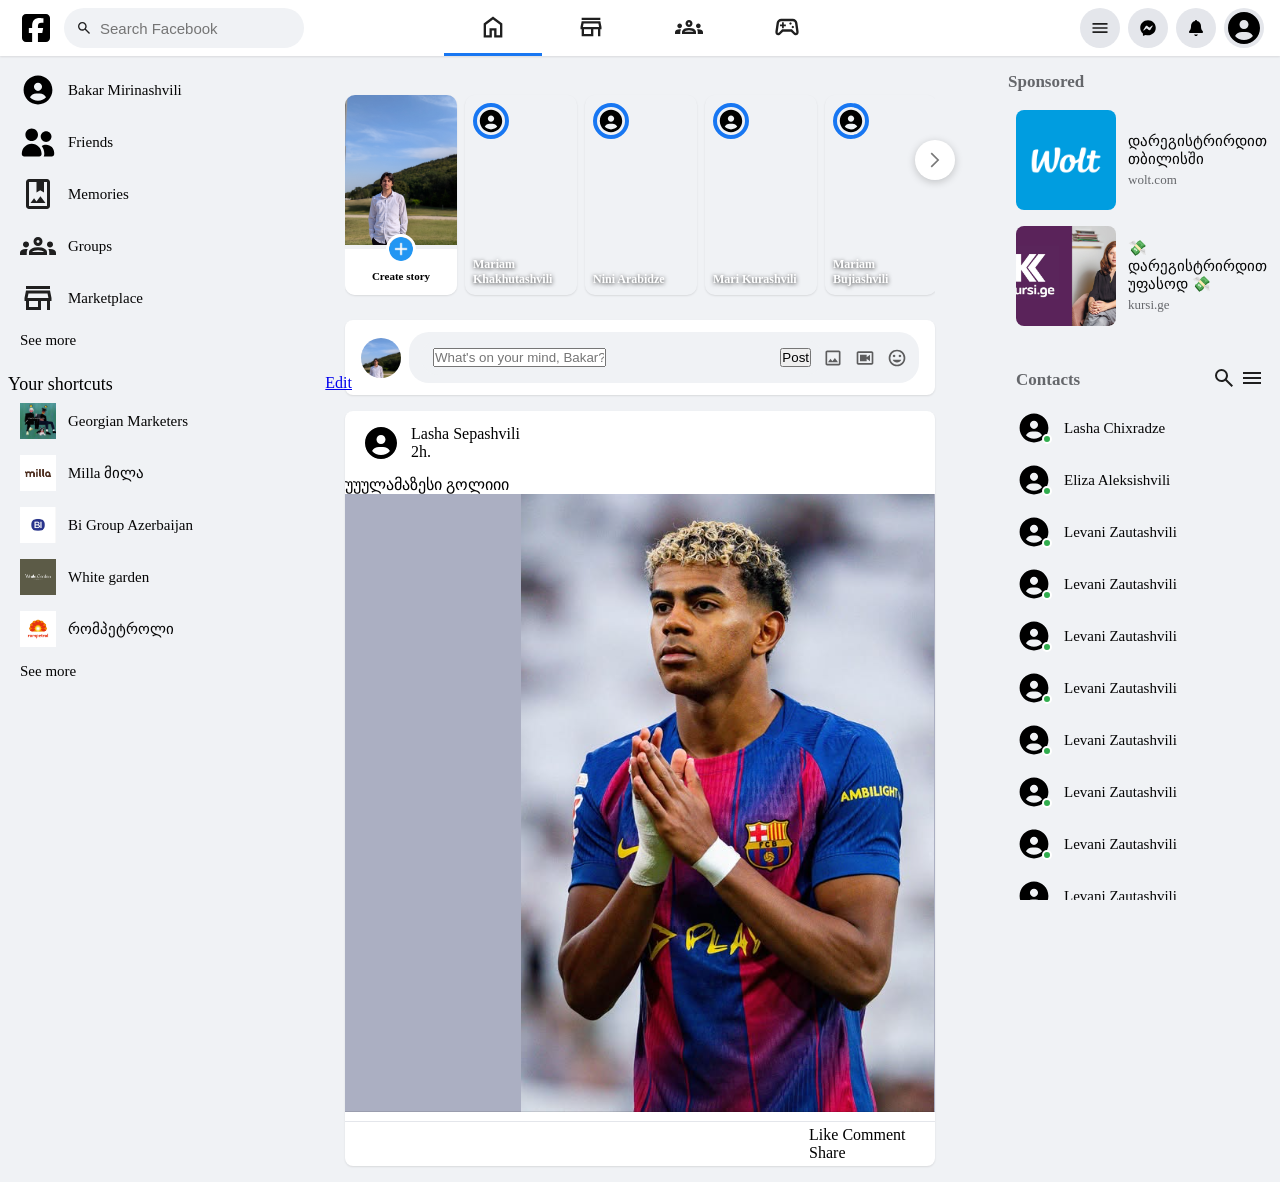
<file: index.html>
<!doctype html>
<html lang="ka">
  <head>
    <meta charset="UTF-8" />
    <meta name="viewport" content="width=device-width, initial-scale=1.0" />
    <link rel="stylesheet" href="style.css" />
    <title>Facebook</title>
  </head>
  <body>
    <nav>
      <div class="nav-left">
        <img src="photos/logo (3).svg" class="logo" alt="Facebook" />
        <div class="search-box">
          <img src="photos/search.svg" class="search-icon" alt="" />
          <input type="text" placeholder="Search Facebook" />
        </div>
      </div>

      <div class="nav-center">
        <div class="nav-icon active"><img src="photos/home.svg" /></div>
        <div class="nav-icon"><img src="photos/store.svg" /></div>
        <div class="nav-icon"><img src="photos/groups.svg" /></div>
        <div class="nav-icon"><img src="photos/games.svg" /></div>
      </div>

      <div class="nav-right">
        <div class="right-icon"><img src="photos/menu.svg" /></div>
        <div class="right-icon messenger">
          <img src="photos/messenger.svg" />
        </div>
        <div class="right-icon notifications">
          <img src="photos/notifications.svg" />
        </div>

        <div class="profile">
          <img src="photos/account.svg" alt="Profile" />

          <div class="dropdown-menu">
            <div class="menu-item profile-info">
              <img src="photos/account.svg" alt="" />
              <span>Bakar Mirinashvili</span>
            </div>
            <hr />
            <div class="menu-item">Settings & privacy</div>
            <div class="menu-item">Help & support</div>
            <div class="menu-item">Display & accessibility</div>
            <div class="menu-item">Log Out</div>
          </div>
        </div>
      </div>
    </nav>

    <div class="main">
      <div class="left">
        <div class="img">
          <img src="photos/account.svg" />
          <p>Bakar Mirinashvili</p>
        </div>
        <div class="img">
          <img src="photos/friends.svg" />
          <p>Friends</p>
        </div>
        <div class="img">
          <img src="photos/memories.svg" />
          <p>Memories</p>
        </div>
        <div class="img">
          <img src="photos/groups.svg" />
          <p>Groups</p>
        </div>
        <div class="img">
          <img src="photos/store.svg" />
          <p>Marketplace</p>
        </div>

        <div id="more-items">
          <div class="img">
            <img src="photos/Saved.svg" />
            <p>Saved</p>
          </div>
          <div class="img">
            <img src="photos/games.svg" />
            <p>Play Games</p>
          </div>
        </div>

        <div class="img" id="see-more-btn">
          <p id="btn-text">See more</p>
        </div>
        <hr />

        <div class="shortcuts">
          <p>Your shortcuts</p>
          <a href="#">Edit</a>
        </div>
        <div class="img">
          <img src="photos/Georgian marketers.jpg" />
          <p>Georgian Marketers</p>
        </div>
        <div class="img">
          <img src="photos/milla.jpg" />
          <p>Milla მილა</p>
        </div>
        <div class="img">
          <img src="photos/bi grouo.jpg" />
          <p>Bi Group Azerbaijan</p>
        </div>
        <div class="img">
          <img src="photos/white garden.jpg" />
          <p>White garden</p>
        </div>
        <div class="img">
          <img src="photos/rompetrol.png" />
          <p>რომპეტროლი</p>
        </div>
        <div class="img" id="see-more-btn">
          <p id="btn-text">See more</p>
        </div>
      </div>

      <!--  main center -->
      <div class="main-center">
        <div class="story-wrapper">
          <button class="nav-btn prev" id="prevBtn">
            <img src="photos/Left Arrow.svg" />
          </button>

          <div class="top-box" id="storySlider">
            <div class="my-story">
              <img src="photos/bakar.jpg" class="story-bg" />
              <div class="upload">
                <img src="photos/plus 2.png" />
                <p>Create story</p>
              </div>
            </div>

            <div class="friends-story">
              <div class="friend-profile-pic">
                <img src="photos/account.svg" />
              </div>
              <p class="friend-name">Mariam Khakhutashvili</p>
            </div>

            <div class="friends-story">
              <div class="friend-profile-pic">
                <img src="photos/account.svg" />
              </div>
              <p class="friend-name">Nini Arabidze</p>
            </div>

            <div class="friends-story">
              <div class="friend-profile-pic">
                <img src="photos/account.svg" />
              </div>
              <p class="friend-name">Mari Kurashvili</p>
            </div>

            <div class="friends-story">
              <div class="friend-profile-pic">
                <img src="photos/account.svg" />
              </div>
              <p class="friend-name">Mariam Bujiashvili</p>
            </div>

            <div class="friends-story">
              <div class="friend-profile-pic">
                <img src="photos/account.svg" />
              </div>
              <p class="friend-name">NEXT On.ge</p>
            </div>

            <div class="friends-story">
              <div class="friend-profile-pic">
                <img src="photos/account.svg" />
              </div>
              <p class="friend-name">Lasha Giorgadze</p>
            </div>
          </div>

          <button class="nav-btn next" id="nextBtn">
            <img src="photos/Right Arrow.svg" alt=">" />
          </button>
        </div>
      </div>

      <!--პოსტები-->
      <div class="create-post">
        <div class="ptop">
          <img src="photos/bakar.jpg" class="user-avatar" />
          <div class="post-input-container">
            <div class="post-input-container">
              <input
                type="text"
                id="postInput"
                placeholder="What's on your mind, Bakar?"
              />
              <button id="savePostBtn">Post</button>
            </div>

            <div id="displayPost"></div>
            <div class="input-icons">
              <img src="photos/photo.svg" alt="Video" />
              <img src="photos/video.svg" alt="Photo" />
              <img src="photos/smile.svg" alt="Emoji" />
            </div>
          </div>
        </div>
      </div>

      <div class="friends-post">
        <div class="friends-ptop">
          <img src="photos/account.svg" />
          <div class="friends-name">
            <p>Lasha Sepashvili</p>
            <p class="time">2h.</p>
          </div>
        </div>

        <div class="post-content">
          <p>უუულამაზესი გოლიიი</p>
          <img src="photos/yamal2.png" class="post-img" />
        </div>

        <div class="post-actions">
          <hr />
          <div class="action-buttons">
            <span>Like</span>
            <span>Comment</span>
            <span>Share</span>
          </div>
        </div>
      </div>

      <!--reklamebi-->
      <div class="main-right">
        <div class="sponsored-section">
          <h4>Sponsored</h4>

          <div class="sponsored-item">
            <img src="photos/wolt.png" alt="ad-image" />
            <div class="sponsored-text">
              <p class="ad-title">დარეგისტრირდით თბილისში</p>
              <p class="ad-link">wolt.com</p>
            </div>
          </div>

          <div class="sponsored-item">
            <img src="photos/kursi.jpg" alt="Kursi Ad" />
            <div class="sponsored-text">
              <p class="ad-title">💸 დარეგისტრირდით უფასოდ 💸</p>
              <p class="ad-link">kursi.ge</p>
            </div>
          </div>
        </div>

        <hr class="side-hr" />

        <div class="contacts-section">
          <div class="contacts-header">
            <h4>Contacts</h4>
            <div class="header-icons">
              <img src="photos/search.svg" alt="search" class="small-icon" />
              <img src="photos/menu.svg" alt="more" class="small-icon" />
            </div>
          </div>

          <div class="contact-item">
            <div class="user-img-container">
              <img src="photos/account.svg" class="user-img" />
              <span class="online-status"></span>
            </div>
            <p>Lasha Chixradze</p>
          </div>

          <div class="contact-item">
            <div class="user-img-container">
              <img src="photos/account.svg" class="user-img" />
              <span class="online-status"></span>
            </div>
            <p>Eliza Aleksishvili</p>
          </div>

          <div class="contact-item">
            <div class="user-img-container">
              <img src="photos/account.svg" class="user-img" />
              <span class="online-status"></span>
            </div>
            <p>Levani Zautashvili</p>
          </div>
          <div class="contact-item">
            <div class="user-img-container">
              <img src="photos/account.svg" class="user-img" />
              <span class="online-status"></span>
            </div>
            <p>Levani Zautashvili</p>
          </div>
          <div class="contact-item">
            <div class="user-img-container">
              <img src="photos/account.svg" class="user-img" />
              <span class="online-status"></span>
            </div>
            <p>Levani Zautashvili</p>
          </div>
          <div class="contact-item">
            <div class="user-img-container">
              <img src="photos/account.svg" class="user-img" />
              <span class="online-status"></span>
            </div>
            <p>Levani Zautashvili</p>
          </div>
          <div class="contact-item">
            <div class="user-img-container">
              <img src="photos/account.svg" class="user-img" />
              <span class="online-status"></span>
            </div>
            <p>Levani Zautashvili</p>
          </div>
          <div class="contact-item">
            <div class="user-img-container">
              <img src="photos/account.svg" class="user-img" />
              <span class="online-status"></span>
            </div>
            <p>Levani Zautashvili</p>
          </div>
          <div class="contact-item">
            <div class="user-img-container">
              <img src="photos/account.svg" class="user-img" />
              <span class="online-status"></span>
            </div>
            <p>Levani Zautashvili</p>
          </div>
          <div class="contact-item">
            <div class="user-img-container">
              <img src="photos/account.svg" class="user-img" />
              <span class="online-status"></span>
            </div>
            <p>Levani Zautashvili</p>
          </div>
          <div class="contact-item">
            <div class="user-img-container">
              <img src="photos/account.svg" class="user-img" />
              <span class="online-status"></span>
            </div>
            <p>Levani Zautashvili</p>
          </div>
          <div class="contact-item">
            <div class="user-img-container">
              <img src="photos/account.svg" class="user-img" />
              <span class="online-status"></span>
            </div>
            <p>Levani Zautashvili</p>
          </div>
          <div class="contact-item">
            <div class="user-img-container">
              <img src="photos/account.svg" class="user-img" />
              <span class="online-status"></span>
            </div>
            <p>Levani Zautashvili</p>
          </div>
        </div>
      </div>
    </div>

    <script src="script.js"></script>
  </body>
</html>
</file>
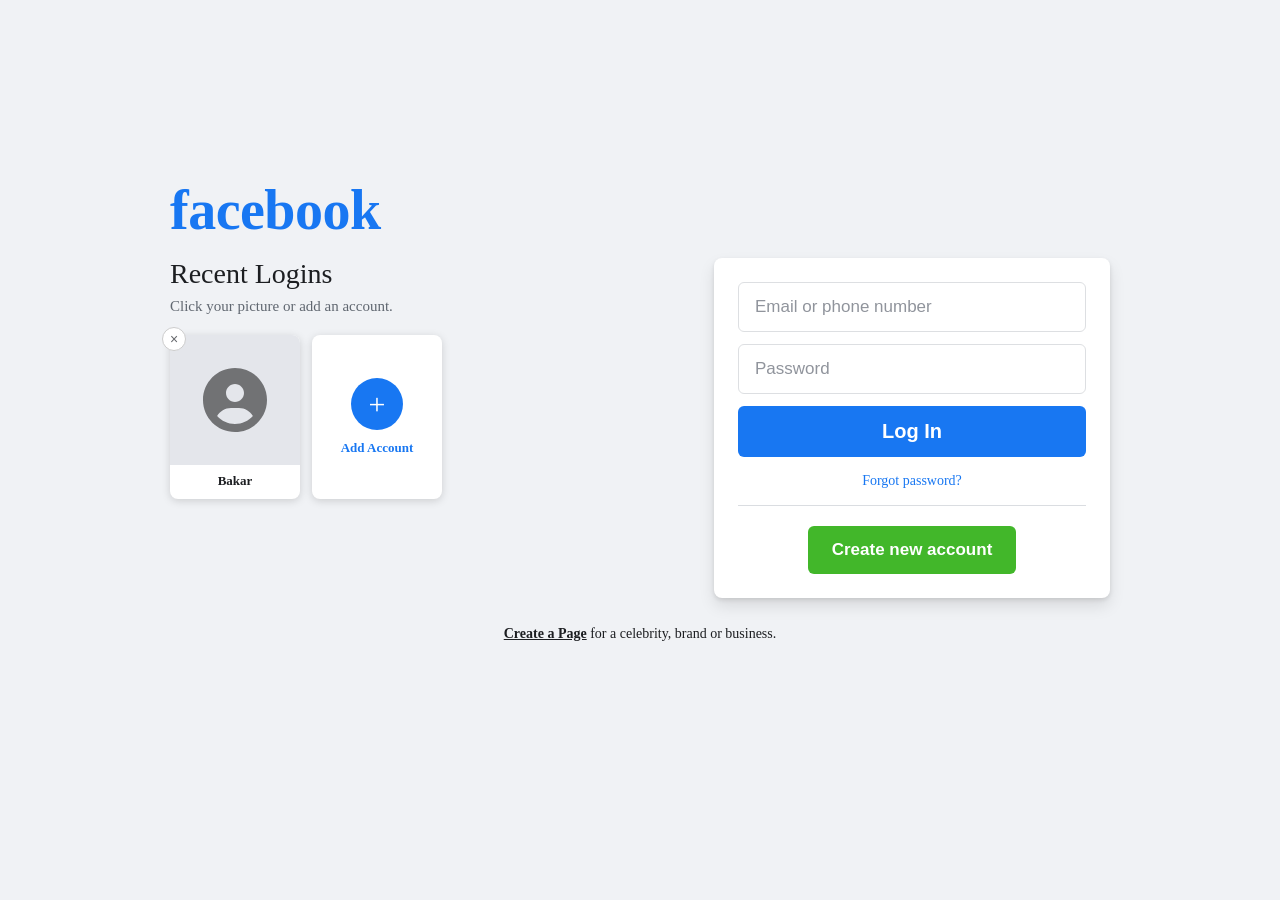
<file: login.html>
<!doctype html>
<html lang="ka">
  <head>
    <meta charset="UTF-8" />
    <meta name="viewport" content="width=device-width, initial-scale=1.0" />
    <link rel="stylesheet" href="style.css" />
    <title>Facebook - Log In</title>
  </head>
  <body class="login-page">
    <div class="login-wrapper">
      <!-- მარცხენა მხარე -->
      <div class="login-left">
        <div class="login-logo">facebook</div>
        <h2 class="recent-title">Recent Logins</h2>
        <p class="recent-subtitle">Click your picture or add an account.</p>

        <div class="account-cards">
          <div class="account-card" onclick="quickLogin('Bakar')">
            <button
              class="remove-btn"
              onclick="
                event.stopPropagation();
                this.closest('.account-card').remove();
              "
            >
              &times;
            </button>
            <div class="avatar-wrap">
              <img src="photos/account.svg" alt="Bakar" />
            </div>
            <div class="card-name">Bakar</div>
          </div>

          <div class="add-account-card">
            <div class="add-circle">+</div>
            <div class="add-label">Add Account</div>
          </div>
        </div>
      </div>

      <!-- მარჯვენა მხარე -->
      <div class="login-card">
        <input
          type="text"
          id="emailInput"
          placeholder="Email or phone number"
        />
        <input type="password" id="passwordInput" placeholder="Password" />
        <p class="error-msg" id="errorMsg">შეიყვანეთ email და პაროლი.</p>
        <button class="btn-login" onclick="handleLogin()">Log In</button>
        <a class="forgot-link" href="#">Forgot password?</a>
        <hr class="login-divider" />
        <button class="btn-create">Create new account</button>
      </div>
    </div>

    <footer class="login-footer">
      <p><a href="#">Create a Page</a> for a celebrity, brand or business.</p>
    </footer>

    <script src="login.js"></script>
  </body>
</html>
</file>
<file: style.css>
* {
  margin: 0;
  padding: 0;
  box-sizing: border-box;
}

body {
  background-color: #f0f2f5;
}

nav {
  width: 100%;
  height: 56px;
  background-color: white;
  display: flex;
  justify-content: space-between;
  align-items: center;
  padding: 0 16px;
  box-shadow: 0 1px 2px rgba(0, 0, 0, 0.1);
  position: fixed;
  top: 0;
  z-index: 1000;
}

/* Nav Left */
.nav-left {
  display: flex;
  align-items: center;
  flex: 1;
}

.logo {
  width: 40px;
  height: 40px;
  margin-right: 8px;
  cursor: pointer;
}

.search-box {
  background-color: #f0f2f5;
  border-radius: 50px;
  padding: 0 12px;
  display: flex;
  align-items: center;
  width: 240px;
  height: 40px;
}

.search-icon {
  width: 16px;
  height: 16px;
  margin-right: 8px;
}

.search-box input {
  background: transparent;
  border: none;
  outline: none;
  font-size: 15px;
  width: 100%;
}

/* Nav Center */
.nav-center {
  display: flex;
  justify-content: center;
  flex: 1.5;
  height: 100%;
}

.nav-icon {
  height: 100%;
  padding: 0 35px;
  display: flex;
  align-items: center;
  cursor: pointer;
  border-bottom: 3px solid transparent;
}

.nav-icon:hover {
  background-color: #f2f2f2;
  border-radius: 8px;
}

.nav-icon img {
  width: 28px;
  height: 28px;
}

.nav-icon.active {
  border-bottom: 3px solid #1877f2;
}

/* Nav Right */
.nav-right {
  display: flex;
  align-items: center;
  justify-content: flex-end;
  flex: 1;
}

.right-icon,
.profile {
  width: 40px;
  height: 40px;
  background-color: #e4e6eb;
  border-radius: 50%;
  display: flex;
  align-items: center;
  justify-content: center;
  margin-left: 8px;
  cursor: pointer;
  position: relative;
}

.right-icon img {
  width: 20px;
  height: 20px;
}

.profile img {
  width: 100%;
  height: 100%;
  border-radius: 50%;
  object-fit: cover;
}

/* Dropdown Menu */
.dropdown-menu {
  position: absolute;
  top: 50px;
  right: 0;
  width: 320px;
  background-color: white;
  border-radius: 8px;
  box-shadow: 0 12px 28px rgba(0, 0, 0, 0.2);
  padding: 12px;
  display: none;
  z-index: 2000;
}

.menu-item {
  display: flex;
  align-items: center;
  padding: 10px;
  border-radius: 8px;

  color: #050505;
  font-weight: 500;
  font-size: 15px;
}

.menu-item:hover {
  background-color: #f2f2f2;
}

.profile-info {
  box-shadow: 0 2px 4px rgba(0, 0, 0, 0.1);
  margin-bottom: 8px;
}

.profile-info img {
  width: 36px;
  height: 36px;
  margin-right: 12px;
}

hr {
  margin: 8px 0;
  border: none;
  border-top: 1px solid #ced0d4;
}

.left {
  width: 360px;
  padding: 8px;
  height: calc(100vh - 56px);
  position: fixed;
  top: 56px;
  left: 0;
  overflow-y: auto;
}

.left .img {
  display: flex;
  align-items: center;
  padding: 8px 12px;
  border-radius: 8px;
  cursor: pointer;
}

.left .img:hover {
  background-color: #e4e6eb;
}

.left .img img {
  width: 36px;
  height: 36px;
  margin-right: 12px;
  object-fit: cover;
}

.left .img p {
  font-size: 15px;
  font-weight: 500;
  color: #050505;
}

.left .img:first-child img {
  border-radius: 50%;
}

.left::-webkit-scrollbar {
  width: 8px;
}

.left:hover::-webkit-scrollbar-thumb {
  background-color: #bcc0c4;
  border-radius: 10px;
}

.arrow-icon {
  width: 36px;
  height: 36px;
  background-color: #e4e6eb;
  border-radius: 50%;
  display: flex;
  align-items: center;
  justify-content: center;
  margin-right: 12px;
}

#see-more-btn svg {
  transition: transform 0.3s;
}

.shortcuts {
  display: flex;
  justify-content: space-between;
}

.shortcuts p {
  font-size: 18px;
}

.main-right {
  width: 280px;
  position: fixed;
  right: 0;
  top: 56px;
  height: calc(100vh - 56px);
  padding: 16px;
  background-color: transparent;
}

.sponsored-section h4 {
  color: #65676b;
  font-size: 17px;
  margin-bottom: 10px;
  font-weight: 600;
}

.sponsored-item {
  display: flex;
  align-items: center;
  padding: 8px;
  border-radius: 8px;
  cursor: pointer;
}

.sponsored-item:hover {
  background-color: #e4e6eb;
}

.sponsored-item img {
  width: 100px;
  height: 100px;
  border-radius: 8px;
  object-fit: cover;
  margin-right: 12px;
}

.sponsored-text {
  display: flex;
  flex-direction: column;
}

.ad-title {
  font-size: 15px;
  font-weight: 500;
  color: #050505;
  margin-bottom: 4px;
}

.ad-link {
  font-size: 13px;
  color: #65676b;
}

hr {
  width: 100%;
  height: 1px;
  border: 0;
}

.main-right {
  width: 280px;
  position: fixed;
  right: 0;
  top: 56px;
  height: calc(100vh - 56px);
  padding: 16px 8px;
  overflow-y: auto;
  display: flex;
  flex-direction: column;
}

.contacts-header {
  display: flex;
  justify-content: space-between;
  align-items: center;
  padding: 8px;
  margin-top: 8px;
}

.contacts-header h4 {
  color: #65676b;
  font-size: 17px;
}

.contact-item {
  display: flex;
  align-items: center;
  padding: 8px;
  border-radius: 8px;
  cursor: pointer;
  width: 100%;
}

.contact-item:hover {
  background-color: #e4e6eb;
}

.user-img-container {
  position: relative;
  width: 36px;
  height: 36px;
  margin-right: 12px;
  flex-shrink: 0;
}

.user-img {
  width: 36px;
  height: 36px;
  border-radius: 50%;
  object-fit: cover;
}

.contact-item p {
  font-size: 15px;
  font-weight: 500;
  color: #050505;
  white-space: nowrap;
  overflow: hidden;
  text-overflow: ellipsis;
}

.online-status {
  position: absolute;
  bottom: 2px;
  right: 0;
  width: 10px;
  height: 10px;
  background-color: #31ad4e;
  border: 2px solid white;
  border-radius: 50%;
}

.main-right::-webkit-scrollbar {
  width: 8px;
}

.main-right:hover::-webkit-scrollbar-thumb {
  background-color: #bcc0c4;
  border-radius: 10px;
}

/* main-center*/

.main-center {
  width: 590px;
  margin: 0 auto;
  padding-top: 20px;
}

.story-wrapper {
  position: relative;
  width: 100%;
  display: flex;
  align-items: center;
}

.top-box {
  display: flex;
  gap: 8px;
  width: 100%;
  overflow-x: hidden;
  scroll-behavior: smooth;
  padding: 5px 0;
}

/* სთოrebi */
.my-story,
.friends-story {
  min-width: 112px;
  max-width: 112px;
  height: 200px;
  border-radius: 10px;
  position: relative;
  cursor: pointer;
  overflow: hidden;
  flex-shrink: 0;
  box-shadow: 0 1px 2px rgba(0, 0, 0, 0.1);
  margin-top: 70px;
}

/* ისრები*/
.nav-btn {
  position: absolute;
  top: 50%;
  transform: translateY(-50%);
  width: 40px;
  height: 40px;
  border-radius: 50%;
  border: none;
  background: white;
  box-shadow: 0 2px 8px rgba(0, 0, 0, 0.2);
  cursor: pointer;
  z-index: 10;
  display: flex;
  align-items: center;
  justify-content: center;
  transition: transform 0.2s;
}

.nav-btn:hover {
  transform: translateY(-50%) scale(1.05);
}

.prev {
  left: -20px;
}
.next {
  right: -20px;
}

.nav-btn img {
  width: 18px;
  opacity: 0.6;
}

/* პროფილი და სახელი */
.friend-profile-pic {
  position: absolute;
  top: 8px;
  left: 8px;
  width: 36px;
  height: 36px;
  border-radius: 50%;
  border: 4px solid #1877f2;
  overflow: hidden;
}

.friend-profile-pic img {
  width: 100%;
  height: 100%;
  object-fit: cover;
}

.friend-name {
  position: absolute;
  bottom: 8px;
  left: 8px;
  right: 8px;
  color: white;
  font-size: 12px;
  font-weight: 600;
  text-shadow: 0 1px 4px rgba(0, 0, 0, 0.8);
}

.story-bg {
  width: 100%;
  height: 75%;
  object-fit: cover;
}
.upload {
  height: 25%;
  background: white;
  text-align: center;
  position: relative;
}
.upload img {
  width: 30px;
  border-radius: 50%;
  border: 3px solid white;
  background: #1877f2;
  margin-top: -15px;
}
.upload p {
  font-size: 11px;
  font-weight: 600;
  margin-top: 2px;
}

/* პოსტები*/

.main-center {
  width: 590px;
  margin: 0 auto;
  display: flex;
  flex-direction: column;
  gap: 16px;
  padding: 20px 0;
}

.post-creation-box {
  width: 100%;
  background: white;
  border-radius: 8px;
  padding: 12px 16px;
  box-shadow: 0 1px 2px rgba(0, 0, 0, 0.1);
}

.post-top {
  display: flex;
  align-items: center;
  gap: 8px;
  margin-bottom: 12px;
}

.post-profile-pic {
  width: 40px;
  height: 40px;
  border-radius: 50%;
}

.post-input {
  flex: 1;
  background: #f0f2f5;
  border-radius: 20px;
  padding: 8px 12px;
  display: flex;
  justify-content: space-between;
  align-items: center;
  color: #65676b;
}

.input-icons {
  display: flex;
  gap: 10px;
}
.input-icons img {
  width: 20px;
  opacity: 0.7;
}

.post-hr {
  border: 0;
  border-top: 1px solid #e4e6eb;
  margin: 0;
}

.post-bottom {
  display: flex;
  padding-top: 8px;
}

.post-icon-btn {
  flex: 1;
  display: flex;
  align-items: center;
  justify-content: center;
  gap: 8px;
  padding: 8px;
  border-radius: 8px;
  cursor: pointer;
  color: #65676b;
  font-weight: 600;
  font-size: 14px;
}

.post-icon-btn:hover {
  background: #f2f2f2;
}
.post-icon-btn img {
  width: 24px;
}

.main-center {
  width: 590px;
  margin: 0 auto;
  display: flex;
  flex-direction: column;
  gap: 16px;
  padding: 20px 0;
}

.post-creation-box {
  width: 100%;
  background: white;
  border-radius: 8px;
  padding: 12px 16px;
  box-shadow: 0 1px 2px rgba(0, 0, 0, 0.1);
}

.post-top {
  display: flex;
  align-items: center;
  gap: 8px;
  margin-bottom: 12px;
}

.post-profile-pic {
  width: 40px;
  height: 40px;
  border-radius: 50%;
}

.post-input {
  flex: 1;
  background: #f0f2f5;
  border-radius: 20px;
  padding: 8px 12px;
  display: flex;
  justify-content: space-between;
  align-items: center;
  color: #65676b;
}

.input-icons {
  display: flex;
  gap: 10px;
}
.input-icons img {
  width: 20px;
  opacity: 0.7;
}

.post-hr {
  border: 0;
  border-top: 1px solid #e4e6eb;
  margin: 0;
}

.post-bottom {
  display: flex;
  padding-top: 8px;
}

.post-icon-btn {
  flex: 1;
  display: flex;
  align-items: center;
  justify-content: center;
  gap: 8px;
  padding: 8px;
  border-radius: 8px;
  cursor: pointer;
  color: #65676b;
  font-weight: 600;
  font-size: 14px;
}

.post-icon-btn:hover {
  background: #f2f2f2;
}
.post-icon-btn img {
  width: 24px;
}

/* სთორების  */
.story-wrapper {
  position: relative;
  width: 100%;
}

.top-box {
  display: flex;
  gap: 8px;
  overflow-x: hidden;
  scroll-behavior: smooth;
}

/* ისრები */
.nav-btn {
  position: absolute;
  top: 50%;
  transform: translateY(-50%);
  width: 40px;
  height: 40px;
  border-radius: 50%;
  background: white;
  border: none;
  box-shadow: 0 2px 8px rgba(0, 0, 0, 0.2);
  z-index: 10;
  cursor: pointer;
}

.prev {
  left: -20px;
}
.next {
  right: -20px;
}

/*პოსტები*/
.create-post {
  background-color: #ffffff;
  border-radius: 8px;
  padding: 12px 16px;
  box-shadow: 0 1px 2px rgba(0, 0, 0, 0.1);
  width: 100%;
  max-width: 590px;
  margin: 0 auto;
}

.ptop {
  display: flex;
  align-items: center;
  gap: 8px;
}

.user-avatar {
  width: 40px;
  height: 40px;
  border-radius: 50%;
  object-fit: cover;
}

.post-input-container {
  background-color: #f0f2f5;
  border-radius: 20px;
  padding: 8px 12px;
  display: flex;
  flex: 1;
  align-items: center;
  justify-content: space-between;
  cursor: pointer;
}

.post-input-container:hover {
  background-color: #e4e6eb;
}

.post-input-container p {
  color: #65676b;
  font-size: 15px;
  margin: 0;
}

.input-icons {
  display: flex;
  align-items: center;
  gap: 12px;
}

.input-icons img {
  width: 20px;
  height: 20px;
  opacity: 0.7;
}

.friends-post {
  background-color: #fff;
  border-radius: 8px;
  padding-top: 12px;
  box-shadow: 0 1px 2px rgba(0, 0, 0, 0.1);
  width: 100%;
  max-width: 590px;
  margin: 16px auto;
  overflow: hidden;
}

.friends-ptop {
  display: flex;
  align-items: center;
  gap: 10px;
  padding: 0 16px;
  margin-bottom: 12px;
}

.friends-ptop img {
  width: 40px;
  height: 40px;
  border-radius: 50%;
  object-fit: cover;
}

/* ტექსტის სტილი */
.post-text {
  padding: 0 16px 12px 16px;
  font-size: 15px;
  color: #050505;
  line-height: 1.4;
}

/* სურათის სტილი */
.post-img-container {
  width: 100%;
  border-top: 1px solid #ebedf0;
  border-bottom: 1px solid #ebedf0;
}

.main-post-img {
  width: 100%;
  display: block;
  height: auto;
  object-fit: cover;
}

.post-actions {
  display: flex;
  padding: 4px 16px;
  border-top: 1px solid #e4e6eb;
  margin-top: 5px;
}

.action-btn {
  flex: 1;
  display: flex;
  align-items: center;
  justify-content: center;
  padding: 8px;
  cursor: pointer;
  border-radius: 4px;
  color: #65676b;
  font-weight: 600;
  font-size: 14px;
}

.action-btn:hover {
  background-color: #f2f2f2;
}

/* LOGIN PAGE  */
.login-page {
  display: flex;
  flex-direction: column;
  align-items: center;
  justify-content: center;
  min-height: 100vh;
  background-color: #f0f2f5;
}

.login-wrapper {
  display: flex;
  align-items: flex-start;
  gap: 80px;
  max-width: 980px;
  width: 100%;
  padding: 0 20px;
  margin-top: -80px;
}

.login-left {
  flex: 1;
}

.login-logo {
  color: #1877f2;
  font-size: 56px;
  font-weight: 700;
  font-style: normal;
  margin-bottom: 16px;
  letter-spacing: -0.5px;
}

.recent-title {
  font-size: 28px;
  font-weight: 400;
  color: #1c1e21;
  margin: 0 0 8px 0;
}

.recent-subtitle {
  font-size: 15px;
  color: #606770;
  margin: 0 0 20px 0;
}

.account-cards {
  display: flex;
  gap: 12px;
}

.account-card {
  width: 130px;
  background: #fff;
  border-radius: 8px;
  box-shadow: 0 2px 8px rgba(0, 0, 0, 0.15);
  cursor: pointer;
  position: relative;
  transition: box-shadow 0.2s;
}

.account-card:hover {
  box-shadow: 0 4px 16px rgba(0, 0, 0, 0.22);
}

.avatar-wrap {
  height: 130px;
  background: #e4e6eb;
  border-radius: 8px 8px 0 0;
  display: flex;
  align-items: center;
  justify-content: center;
}

.avatar-wrap img {
  width: 80px;
  height: 80px;
  opacity: 0.5;
}

.card-name {
  padding: 8px 10px 10px;
  font-size: 13px;
  font-weight: 600;
  color: #1c1e21;
  text-align: center;
}

.remove-btn {
  position: absolute;
  top: -8px;
  left: -8px;
  width: 24px;
  height: 24px;
  background: #fff;
  border-radius: 50%;
  border: 1px solid #ccc;
  cursor: pointer;
  font-size: 14px;
  color: #65676b;
  display: flex;
  align-items: center;
  justify-content: center;
}

.remove-btn:hover {
  background: #e4e6eb;
}

.add-account-card {
  width: 130px;
  background: #fff;
  border-radius: 8px;
  box-shadow: 0 2px 8px rgba(0, 0, 0, 0.15);
  cursor: pointer;
  display: flex;
  flex-direction: column;
  align-items: center;
  justify-content: center;
  padding: 28px 10px;
  gap: 10px;
  transition: box-shadow 0.2s;
}

.add-account-card:hover {
  box-shadow: 0 4px 16px rgba(0, 0, 0, 0.22);
}

.add-circle {
  width: 52px;
  height: 52px;
  background: #1877f2;
  border-radius: 50%;
  display: flex;
  align-items: center;
  justify-content: center;
  color: #fff;
  font-size: 30px;
}

.add-label {
  font-size: 13px;
  font-weight: 600;
  color: #1877f2;
  text-align: center;
}

.login-card {
  width: 396px;
  background: #fff;
  border-radius: 8px;
  box-shadow:
    0 2px 4px rgba(0, 0, 0, 0.1),
    0 8px 16px rgba(0, 0, 0, 0.1);
  padding: 24px;
  margin-top: 80px;
}

.login-card input {
  width: 100%;
  padding: 14px 16px;
  font-size: 17px;
  border: 1px solid #dddfe2;
  border-radius: 6px;
  outline: none;
  color: #1c1e21;
  margin-bottom: 12px;
}

.login-card input:focus {
  border-color: #1877f2;
  box-shadow: 0 0 0 2px rgba(24, 119, 242, 0.2);
}

.login-card input::placeholder {
  color: #90949c;
}

.error-msg {
  color: #d32f2f;
  font-size: 13px;
  margin-bottom: 10px;
  display: none;
  text-align: center;
}

.btn-login {
  width: 100%;
  padding: 14px;
  font-size: 20px;
  font-weight: 700;
  background: #1877f2;
  color: #fff;
  border: none;
  border-radius: 6px;
  cursor: pointer;
}

.btn-login:hover {
  background: #166fe5;
}

.forgot-link {
  display: block;
  text-align: center;
  color: #1877f2;
  font-size: 14px;
  margin: 16px 0;
  text-decoration: none;
}

.forgot-link:hover {
  text-decoration: underline;
}

.login-divider {
  border: none;
  border-top: 1px solid #dadde1;
  margin: 4px 0 20px;
}

.btn-create {
  display: block;
  width: fit-content;
  margin: 0 auto;
  padding: 14px 24px;
  font-size: 17px;
  font-weight: 700;
  background: #42b72a;
  color: #fff;
  border: none;
  border-radius: 6px;
  cursor: pointer;
}

.btn-create:hover {
  background: #36a420;
}

.login-footer {
  margin-top: 28px;
  font-size: 14px;
  color: #1c1e21;
  text-align: center;
}

.login-footer a {
  font-weight: 700;
  color: #1c1e21;
}

/* ==================== RESPONSIVE STYLES ==================== */

/* Tablets (768px - 1023px) */
@media (max-width: 1023px) {
  .main-right {
    display: none;
  }

  .left {
    width: 280px;
  }

  .main-center {
    width: 500px;
  }

  .nav-icon {
    padding: 0 20px;
  }
}

/* Mobile Large (481px - 767px) */
@media (max-width: 767px) {
  .left,
  .main-right {
    display: none;
  }

  .main-center {
    width: 100%;
    padding: 76px 8px 20px 8px;
  }

  .nav-icon {
    padding: 0 12px;
  }

  .nav-icon img {
    width: 24px;
    height: 24px;
  }

  .search-box {
    display: none;
  }

  .my-story,
  .friends-story {
    min-width: 90px;
    max-width: 90px;
    height: 160px;
  }

  .nav-btn {
    display: none;
  }

  .friends-post,
  .create-post {
    border-radius: 0;
  }

  .login-wrapper {
    flex-direction: column;
    gap: 40px;
    margin-top: 0;
    align-items: center;
  }

  .login-left {
    text-align: center;
  }

  .login-logo {
    font-size: 48px;
  }

  .recent-title {
    font-size: 24px;
  }

  .account-cards {
    justify-content: center;
  }

  .login-card {
    width: 100%;
    max-width: 396px;
    margin-top: 0;
  }
}

/* Mobile (max 480px) */
@media (max-width: 480px) {
  .nav-left .logo {
    margin-right: 0;
  }

  .nav-center {
    flex: 2;
  }

  .nav-icon {
    padding: 0 8px;
  }

  .nav-right .right-icon:not(:last-child) {
    display: none;
  }

  .my-story,
  .friends-story {
    min-width: 70px;
    max-width: 70px;
    height: 140px;
  }

  .friend-profile-pic {
    width: 28px;
    height: 28px;
  }

  .friend-name {
    font-size: 10px;
  }

  .post-icon-btn,
  .action-btn {
    font-size: 12px;
    padding: 6px;
  }

  .post-icon-btn img,
  .action-btn img {
    width: 20px;
  }

  .login-logo {
    font-size: 40px;
  }

  .recent-title {
    font-size: 20px;
  }

  .account-cards {
    flex-direction: column;
    align-items: center;
  }

  .account-card,
  .add-account-card {
    width: 100%;
    max-width: 200px;
  }

  .login-card {
    padding: 20px;
  }

  .btn-create {
    width: 100%;
  }
}

/* (max 360px) */
@media (max-width: 360px) {
  .nav-icon {
    padding: 0 6px;
  }

  .nav-icon img {
    width: 20px;
    height: 20px;
  }

  .my-story,
  .friends-story {
    min-width: 60px;
    max-width: 60px;
    height: 120px;
  }

  .login-logo {
    font-size: 36px;
  }

  .recent-title {
    font-size: 18px;
  }
}
</file>
